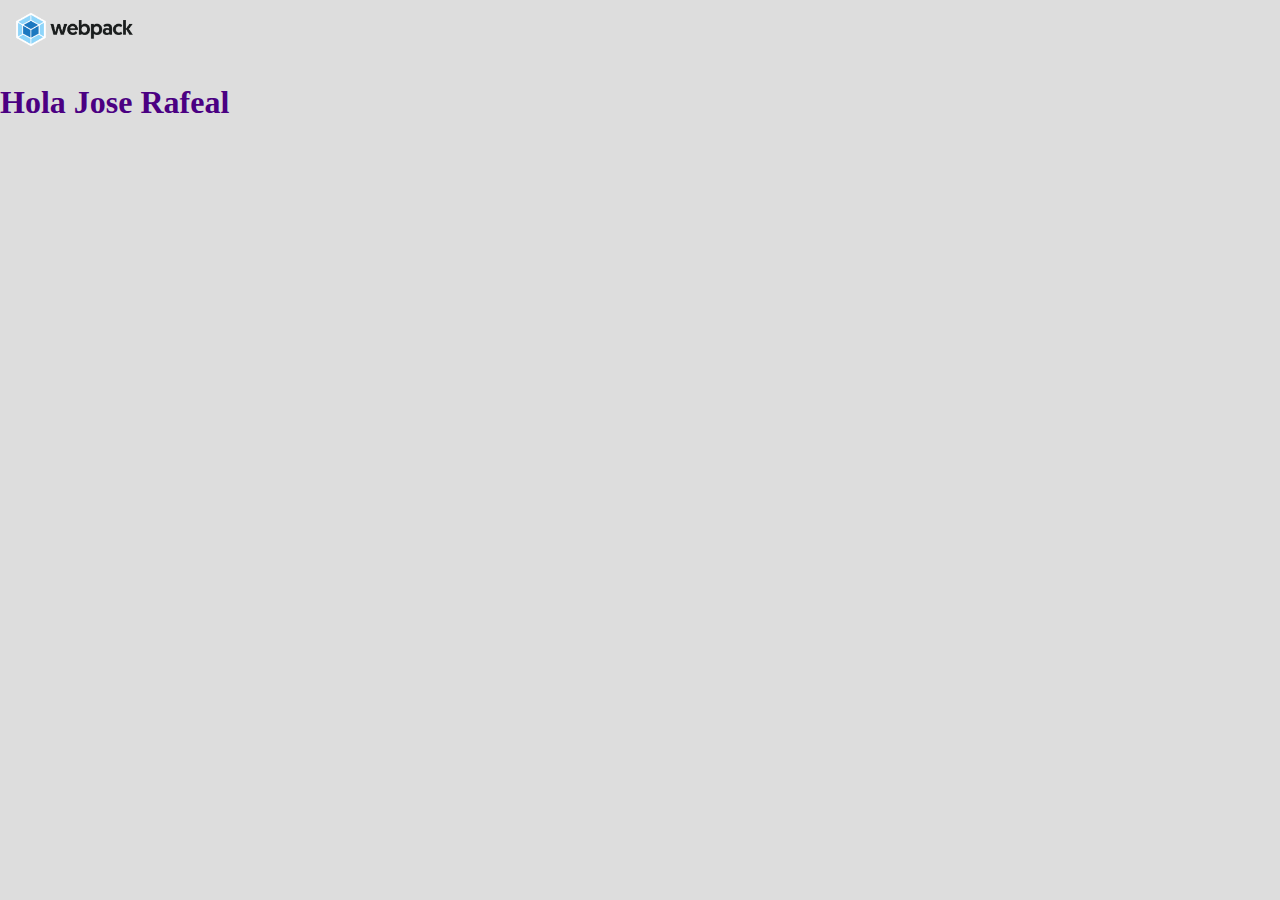
<file: docs/index.html>
<!doctype html><html lang="es"><head><meta charset="UTF-8"><meta http-equiv="X-UA-Compatible" content="IE=edge"><meta name="viewport" content="width=device-width,initial-scale=1"><title>Webpack</title><script defer="defer" src="main.75a325d747ab900a303b.js"></script><link href="main.b705ace66caa5ef6a1d7.css" rel="stylesheet"></head><body><img src="assets/img/webpack-logo.png" alt="webpack logo"></body></html>
</file>
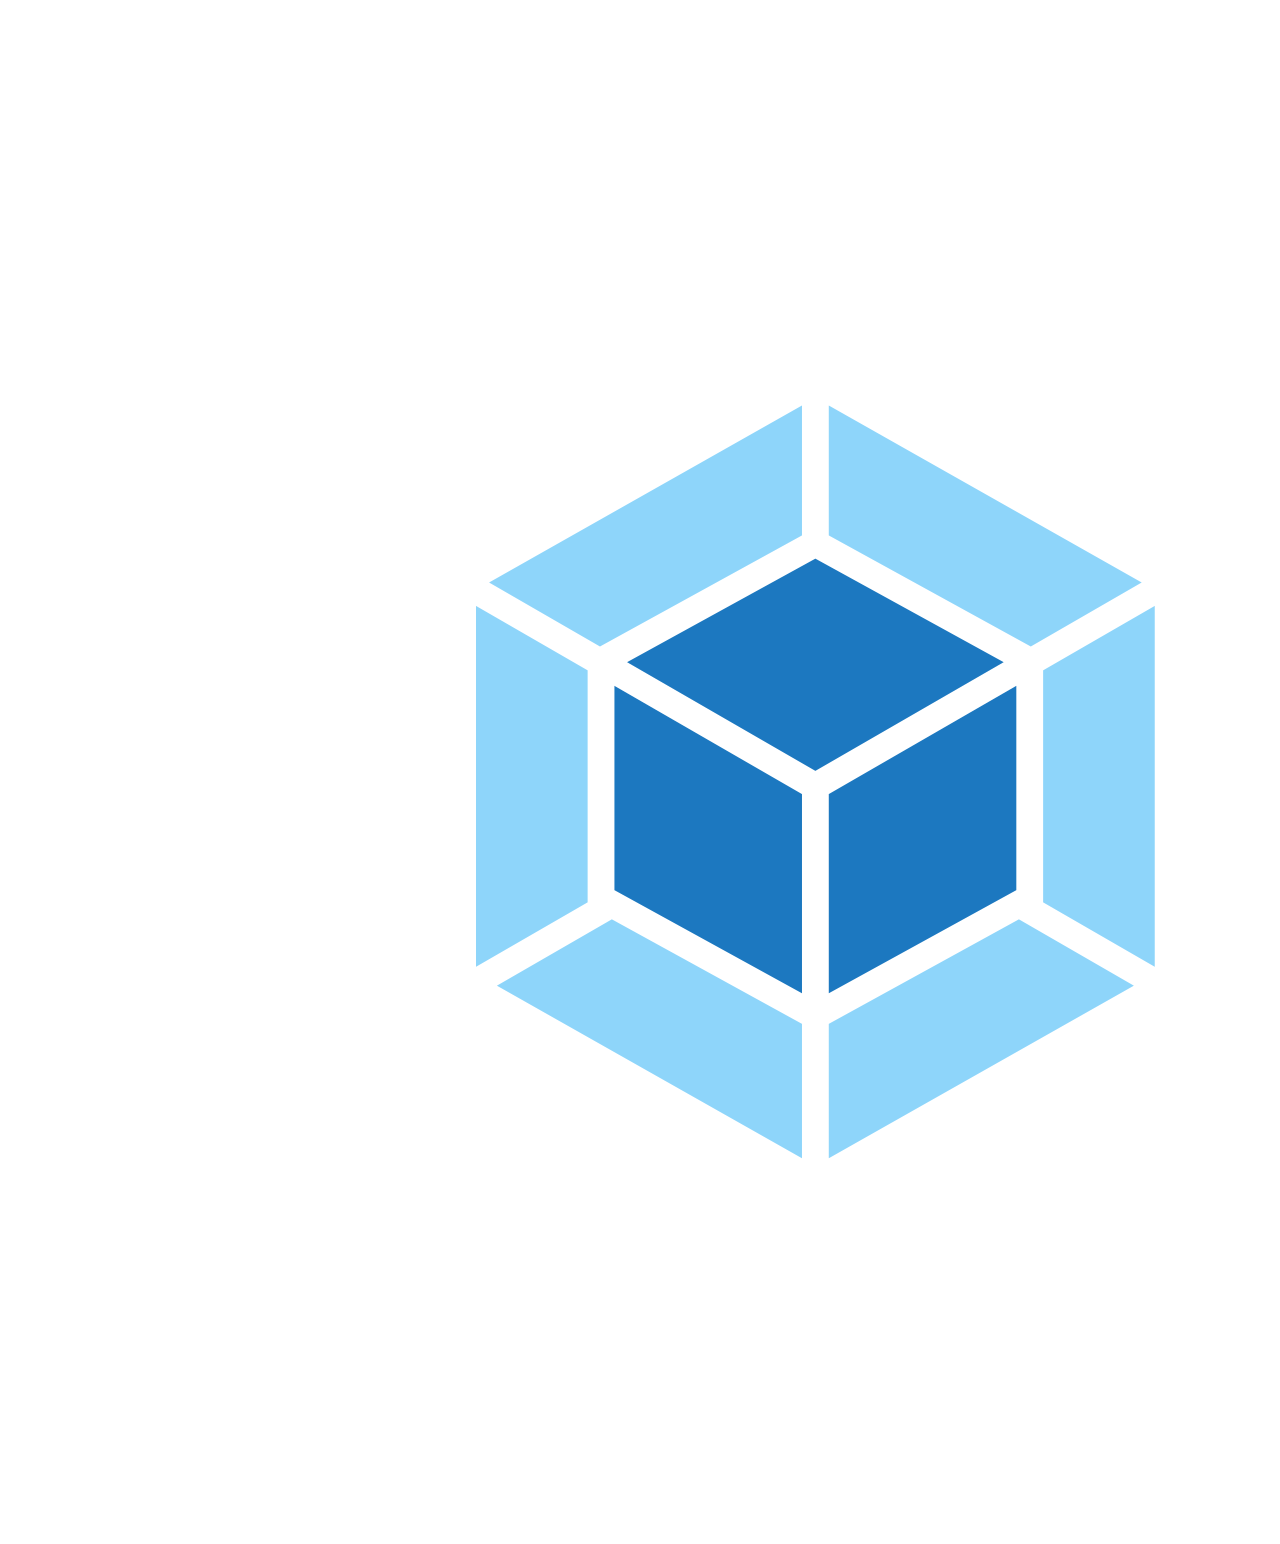
<file: src/index.html>
<!DOCTYPE html>
<html lang="es">
<head>
    <meta charset="UTF-8">
    <meta http-equiv="X-UA-Compatible" content="IE=edge">
    <meta name="viewport" content="width=device-width, initial-scale=1.0">
    <title>Webpack</title>
</head>
<body>
    <img src="assets/img/webpack-logo.png" alt="webpack logo">
    <!-- <h1>Hola Mundo</h1>
    <div id="app"></div> -->
</body>
</html>
</file>
<file: docs/main.b705ace66caa5ef6a1d7.css>
body,html{background-color:#ddd;margin:0}img{width:150px}
</file>
